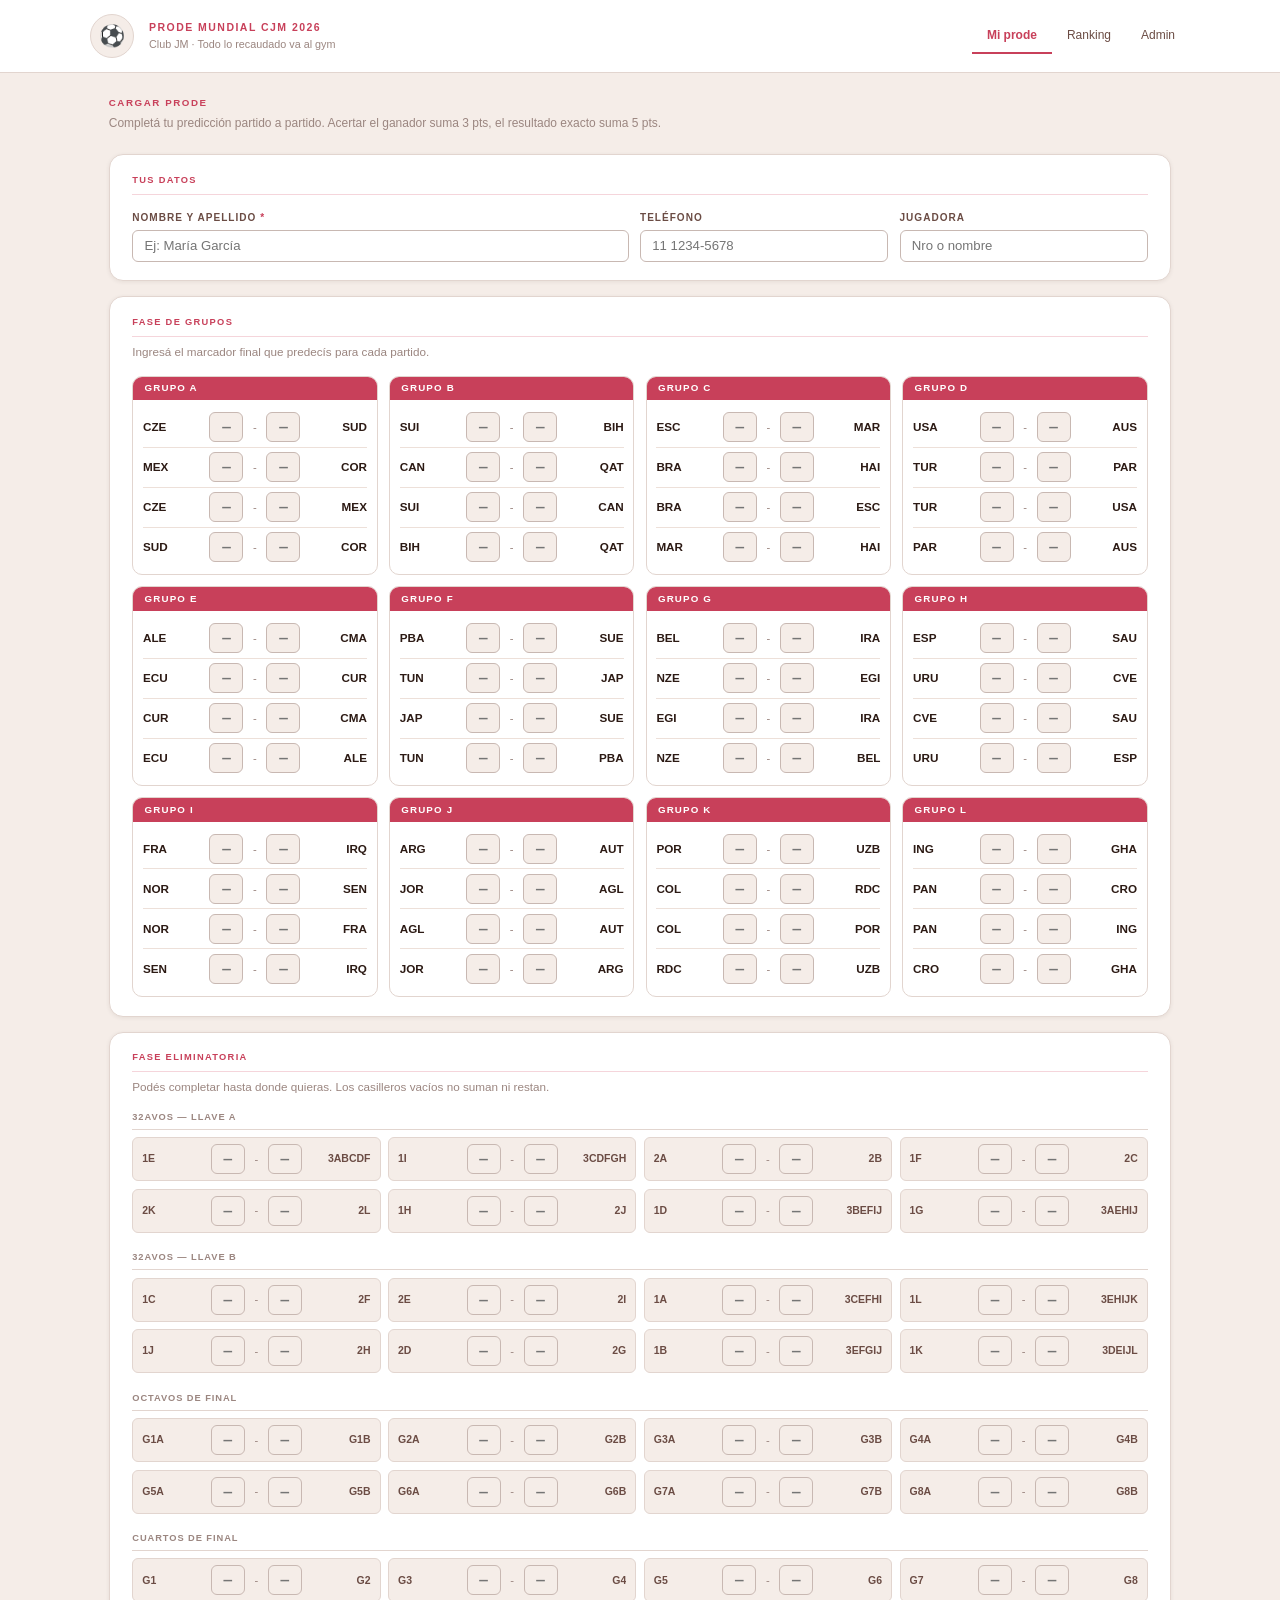
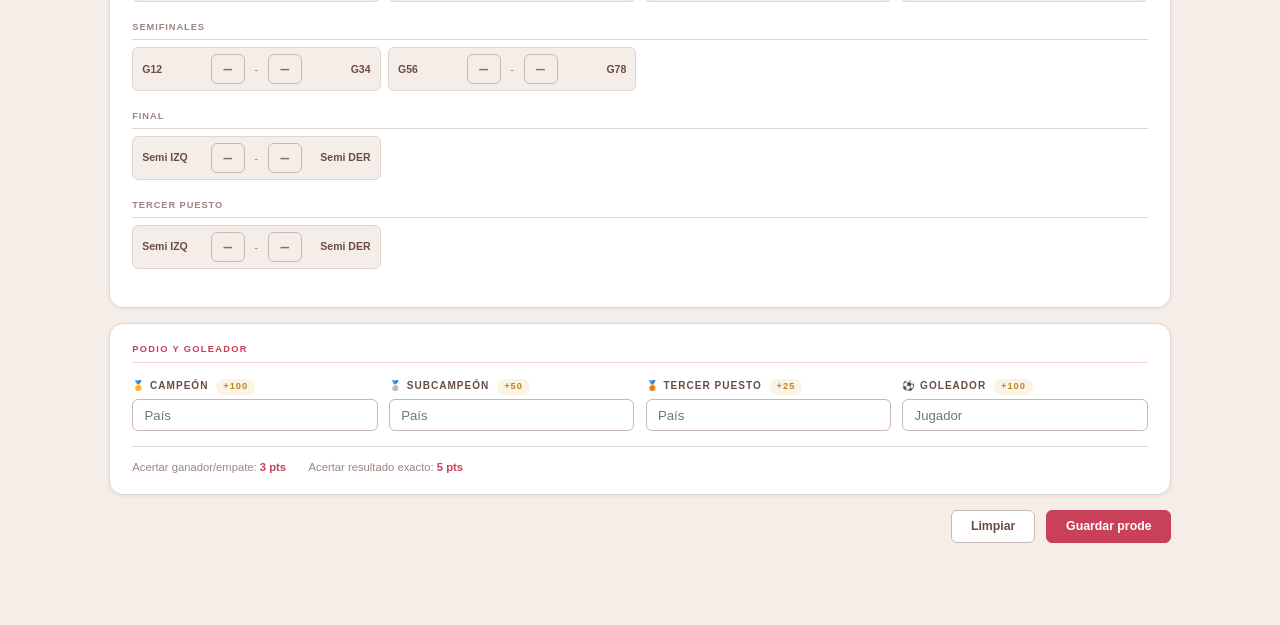
<file: public/index.html>
<!DOCTYPE html>
<html lang="es">
<head>
  <meta charset="UTF-8">
  <meta name="viewport" content="width=device-width, initial-scale=1.0">
  <title>Prode Mundial CJM 2026</title>
  <link rel="stylesheet" href="css/style.css">
</head>
<body>
  <header class="site-header">
    <div class="header-inner">
      <div class="header-shield">⚽</div>
      <div class="header-text">
        <h1>Prode Mundial CJM 2026</h1>
        <p>Club JM · Todo lo recaudado va al gym</p>
      </div>
      <nav class="header-nav">
        <a href="index.html"   class="nav-link active">Mi prode</a>
        <a href="ranking.html" class="nav-link">Ranking</a>
        <a href="admin.html"   class="nav-link">Admin</a>
      </nav>
    </div>
  </header>

  <main class="main">
    <p class="page-title">Cargar prode</p>
    <p class="page-sub">Completá tu predicción partido a partido. Acertar el ganador suma 3 pts, el resultado exacto suma 5 pts.</p>

    <form id="prode-form" novalidate>

      <div class="card">
        <div class="section-heading">Tus datos</div>
        <div class="personal-grid">
          <div class="field">
            <label for="nombre">Nombre y apellido <span class="req">*</span></label>
            <input type="text" id="nombre" name="nombre" required placeholder="Ej: María García" autocomplete="name">
          </div>
          <div class="field">
            <label for="telefono">Teléfono</label>
            <input type="tel" id="telefono" name="telefono" placeholder="11 1234-5678" autocomplete="tel">
          </div>
          <div class="field">
            <label for="jugadora">Jugadora</label>
            <input type="text" id="jugadora" name="jugadora" placeholder="Nro o nombre">
          </div>
        </div>
      </div>

      <div class="card">
        <div class="section-heading">Fase de grupos</div>
        <p class="section-hint">Ingresá el marcador final que predecís para cada partido.</p>
        <div class="grupos-grid" id="grupos-grid"></div>
      </div>

      <div class="card">
        <div class="section-heading">Fase eliminatoria</div>
        <p class="section-hint">Podés completar hasta donde quieras. Los casilleros vacíos no suman ni restan.</p>
        <div id="knockout-container"></div>
      </div>

      <div class="card podio-card">
        <div class="section-heading">Podio y goleador</div>
        <div class="podio-grid">
          <div class="field">
            <label>🥇 Campeón <span class="pts-badge">+100</span></label>
            <input type="text" id="campeon" name="campeon" placeholder="País">
          </div>
          <div class="field">
            <label>🥈 Subcampeón <span class="pts-badge">+50</span></label>
            <input type="text" id="subcampeon" name="subcampeon" placeholder="País">
          </div>
          <div class="field">
            <label>🥉 Tercer puesto <span class="pts-badge">+25</span></label>
            <input type="text" id="tercero" name="tercero" placeholder="País">
          </div>
          <div class="field">
            <label>⚽ Goleador <span class="pts-badge">+100</span></label>
            <input type="text" id="goleador" name="goleador" placeholder="Jugador">
          </div>
        </div>
        <div class="scoring-legend">
          <span>Acertar ganador/empate: <strong>3 pts</strong></span>
          <span>Acertar resultado exacto: <strong>5 pts</strong></span>
        </div>
      </div>

      <div class="form-actions">
        <button type="button" class="btn btn-ghost" id="btn-reset">Limpiar</button>
        <button type="submit" class="btn btn-primary" id="btn-submit">
          <span id="btn-text">Guardar prode</span>
          <span id="btn-spinner" class="spinner" hidden></span>
        </button>
      </div>
      <div id="form-feedback" class="feedback" hidden></div>
    </form>
  </main>

  <script src="js/config.js"></script>
  <script src="js/data.js"></script>
  <script src="js/form.js"></script>
</body>
</html>
</file>
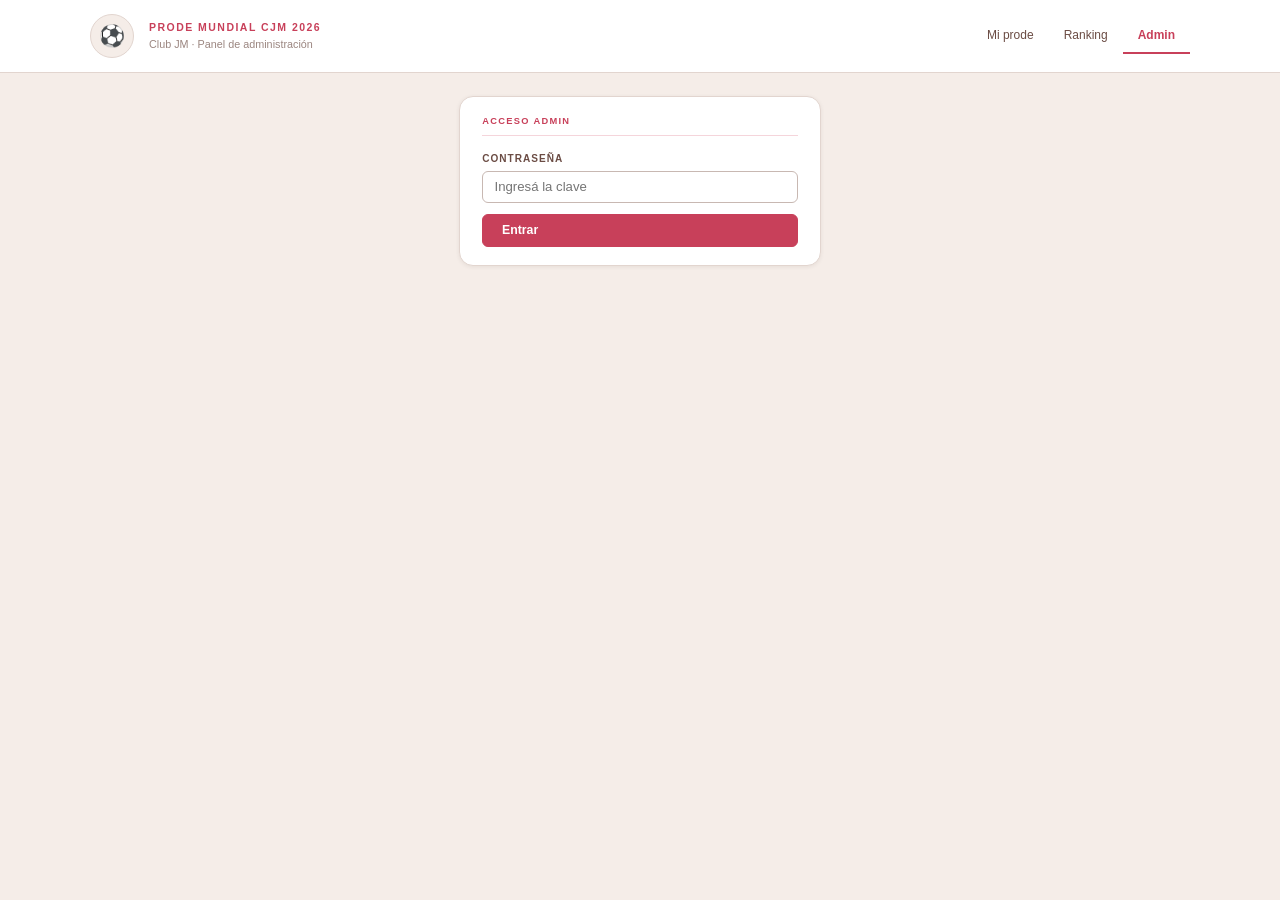
<file: public/admin.html>
<!DOCTYPE html>
<html lang="es">
<head>
  <meta charset="UTF-8">
  <meta name="viewport" content="width=device-width, initial-scale=1.0">
  <title>Admin — Prode Mundial CJM 2026</title>
  <link rel="stylesheet" href="css/style.css">
</head>
<body>
  <header class="site-header">
    <div class="header-inner">
      <div class="header-shield">⚽</div>
      <div class="header-text">
        <h1>Prode Mundial CJM 2026</h1>
        <p>Club JM · Panel de administración</p>
      </div>
      <nav class="header-nav">
        <a href="index.html"   class="nav-link">Mi prode</a>
        <a href="ranking.html" class="nav-link">Ranking</a>
        <a href="admin.html"   class="nav-link active">Admin</a>
      </nav>
    </div>
  </header>

  <!-- Password gate -->
  <div id="gate" class="main" style="max-width:400px">
    <div class="card">
      <div class="section-heading">Acceso admin</div>
      <div class="field" style="margin-bottom:.75rem">
        <label for="admin-pass">Contraseña</label>
        <input type="password" id="admin-pass" placeholder="Ingresá la clave">
      </div>
      <button class="btn btn-primary" style="width:100%" onclick="checkPass()">Entrar</button>
      <div id="gate-err" class="feedback err" hidden>Contraseña incorrecta.</div>
    </div>
  </div>

  <main class="main" id="admin-main" hidden>
    <p class="page-title">Panel admin</p>

    <div class="tab-bar">
      <button class="tab-btn active" onclick="switchTab('prodes')">Prodes cargados</button>
      <button class="tab-btn"        onclick="switchTab('resultados')">Cargar resultados</button>
    </div>

    <!-- TAB: PRODES -->
    <div id="tab-prodes">
      <div class="card">
        <div class="admin-toolbar">
          <span class="stat-pill" id="stat-total">— prodes</span>
          <input type="search" class="search-input" id="search" placeholder="Buscar por nombre...">
          <div class="toolbar-right">
            <button class="btn btn-ghost btn-sm" id="btn-refresh">↻ Actualizar</button>
            <button class="btn btn-ghost btn-sm" id="btn-export">↓ CSV</button>
          </div>
        </div>
        <div class="table-wrap">
          <table>
            <thead>
              <tr>
                <th>#</th><th>Nombre</th><th>Teléfono</th><th>Jugadora</th>
                <th>Campeón</th><th>Subcampeón</th><th>3°</th><th>Goleador</th>
                <th>Completitud</th><th>Puntos</th><th>Fecha</th><th></th>
              </tr>
            </thead>
            <tbody id="table-body">
              <tr><td colspan="12" class="table-empty">Cargando...</td></tr>
            </tbody>
          </table>
        </div>
      </div>
    </div>

    <!-- TAB: RESULTADOS -->
    <div id="tab-resultados" hidden>
      <div class="card">
        <div class="section-heading">Resultados reales del torneo</div>
        <p class="section-hint">Cargá los resultados a medida que se juegan. Al guardar, el ranking se actualiza automáticamente.</p>

        <div class="grupos-grid" id="res-grupos-grid"></div>
      </div>

      <div class="card">
        <div class="section-heading">Fase eliminatoria</div>
        <div id="res-knockout-container"></div>
      </div>

      <div class="card">
        <div class="section-heading">Podio y goleador</div>
        <div class="podio-grid">
          <div class="field"><label>🥇 Campeón</label><input type="text" id="res-campeon"    placeholder="País campeón"></div>
          <div class="field"><label>🥈 Subcampeón</label><input type="text" id="res-subcampeon" placeholder="País subcampeón"></div>
          <div class="field"><label>🥉 Tercer puesto</label><input type="text" id="res-tercero"    placeholder="País 3er puesto"></div>
          <div class="field"><label>⚽ Goleador</label><input type="text" id="res-goleador"   placeholder="Jugador"></div>
        </div>
      </div>

      <div class="form-actions">
        <button class="btn btn-primary" id="btn-save-res">
          <span id="res-btn-text">Guardar resultados</span>
          <span id="res-spinner" class="spinner" hidden></span>
        </button>
      </div>
      <div id="res-feedback" class="feedback" hidden></div>
    </div>
  </main>

  <script src="js/config.js"></script>
  <script src="js/data.js"></script>
  <script src="js/admin.js"></script>
</body>
</html>
</file>
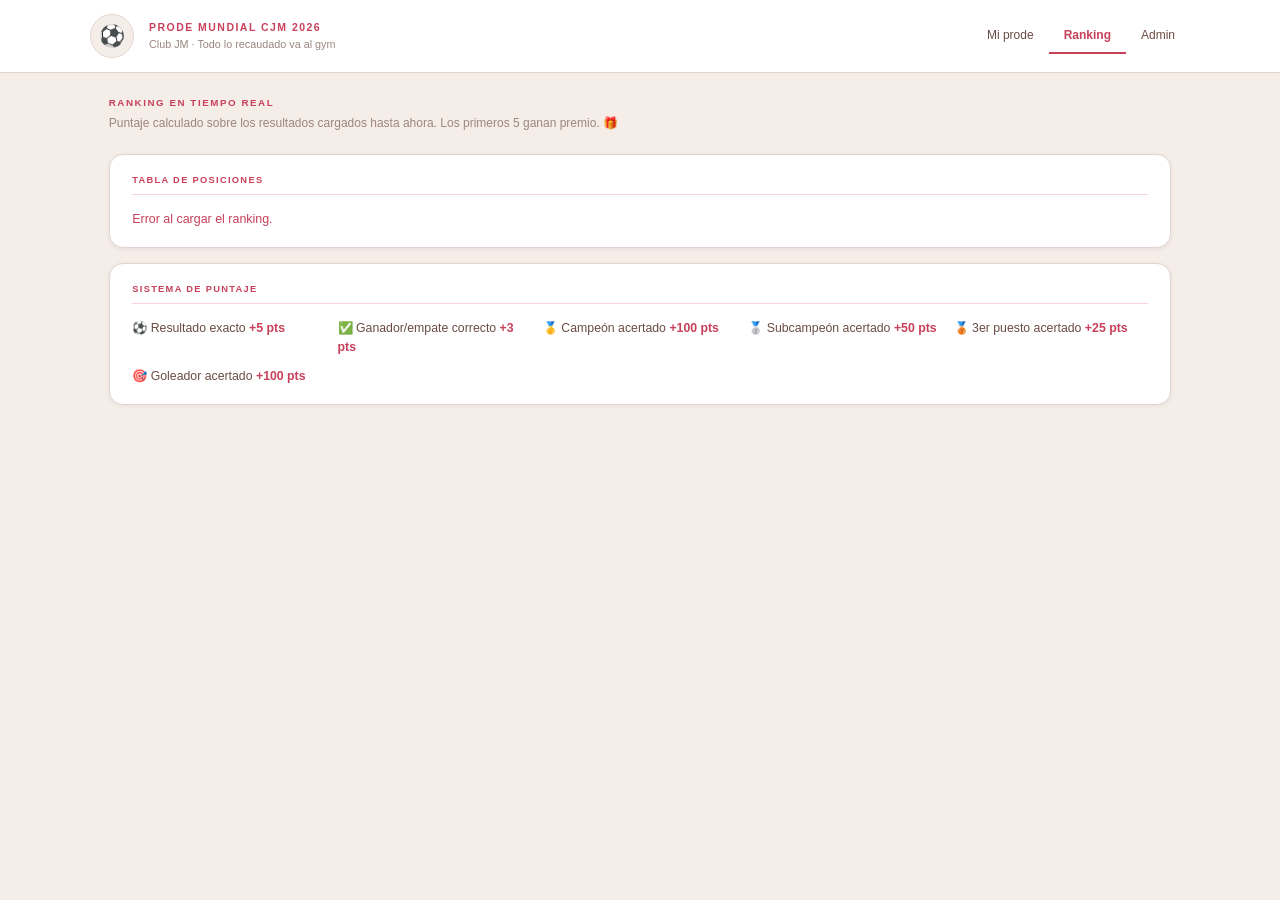
<file: public/ranking.html>
<!DOCTYPE html>
<html lang="es">
<head>
  <meta charset="UTF-8">
  <meta name="viewport" content="width=device-width, initial-scale=1.0">
  <title>Ranking — Prode Mundial CJM 2026</title>
  <link rel="stylesheet" href="css/style.css">
</head>
<body>
  <header class="site-header">
    <div class="header-inner">
      <div class="header-shield">⚽</div>
      <div class="header-text">
        <h1>Prode Mundial CJM 2026</h1>
        <p>Club JM · Todo lo recaudado va al gym</p>
      </div>
      <nav class="header-nav">
        <a href="index.html"   class="nav-link">Mi prode</a>
        <a href="ranking.html" class="nav-link active">Ranking</a>
        <a href="admin.html"   class="nav-link">Admin</a>
      </nav>
    </div>
  </header>

  <main class="main">
    <p class="page-title">Ranking en tiempo real</p>
    <p class="page-sub">Puntaje calculado sobre los resultados cargados hasta ahora. Los primeros 5 ganan premio. 🎁</p>

    <div class="card" id="ranking-card">
      <div class="section-heading">Tabla de posiciones</div>
      <div id="ranking-container">
        <p style="color:var(--ink-soft);font-size:.85rem">Cargando ranking...</p>
      </div>
    </div>

    <div class="card" style="margin-top:1rem">
      <div class="section-heading">Sistema de puntaje</div>
      <div style="display:grid;grid-template-columns:repeat(auto-fill,minmax(180px,1fr));gap:.75rem;font-size:.82rem;color:var(--ink-mid)">
        <div>⚽ Resultado exacto <strong style="color:var(--rose)">+5 pts</strong></div>
        <div>✅ Ganador/empate correcto <strong style="color:var(--rose)">+3 pts</strong></div>
        <div>🥇 Campeón acertado <strong style="color:var(--rose)">+100 pts</strong></div>
        <div>🥈 Subcampeón acertado <strong style="color:var(--rose)">+50 pts</strong></div>
        <div>🥉 3er puesto acertado <strong style="color:var(--rose)">+25 pts</strong></div>
        <div>🎯 Goleador acertado <strong style="color:var(--rose)">+100 pts</strong></div>
      </div>
    </div>
  </main>

  <script src="js/config.js"></script>
  <script src="js/data.js"></script>
  <script src="js/ranking.js"></script>
</body>
</html>
</file>
<file: public/css/style.css>
/* ── Reset ────────────────────────────────────── */
*, *::before, *::after { box-sizing: border-box; margin: 0; padding: 0; }

/* ── Tokens CJM ───────────────────────────────── */
:root {
  --cream:        #F5EDE8;
  --cream-dark:   #EDE0D9;
  --rose:         #C8405A;
  --rose-dark:    #A8324A;
  --rose-light:   #F5D5DB;
  --rose-subtle:  #FBF0F2;
  --ink:          #2C1A14;
  --ink-mid:      #6B4C44;
  --ink-soft:     #9B8680;
  --surface:      #FFFFFF;
  --border:       #E2D5CF;
  --border-dark:  #C8B8B2;
  --gold:         #B8862A;
  --gold-bg:      #FBF3E4;
  --silver:       #7A8899;
  --silver-bg:    #F0F3F6;
  --bronze:       #A0623A;
  --bronze-bg:    #FBF0E8;
  --r-sm:  6px;
  --r-md:  10px;
  --r-lg:  14px;
  --sh:    0 1px 4px rgba(44,26,20,.07);
  --sh-md: 0 2px 10px rgba(44,26,20,.10);
}

/* ── Base ─────────────────────────────────────── */
html { font-size: 15px; }
body {
  font-family: -apple-system, BlinkMacSystemFont, 'Segoe UI', sans-serif;
  background: var(--cream);
  color: var(--ink);
  line-height: 1.5;
  min-height: 100vh;
}

/* ── Header ───────────────────────────────────── */
.site-header {
  background: var(--surface);
  border-bottom: 1px solid var(--border);
  padding: 0 1.5rem;
}
.header-inner {
  max-width: 1100px;
  margin: 0 auto;
  display: flex;
  align-items: center;
  gap: 1rem;
  min-height: 72px;
  flex-wrap: wrap;
  padding: .75rem 0;
}
.header-shield {
  width: 44px; height: 44px;
  background: var(--cream);
  border: 1.5px solid var(--border);
  border-radius: 50%;
  display: flex; align-items: center; justify-content: center;
  font-size: 1.4rem;
  flex-shrink: 0;
}
.header-text h1 {
  font-size: .7rem;
  font-weight: 700;
  letter-spacing: .14em;
  text-transform: uppercase;
  color: var(--rose);
}
.header-text p {
  font-size: .72rem;
  color: var(--ink-soft);
  margin-top: 1px;
}
.header-nav {
  display: flex;
  gap: 0;
  margin-left: auto;
  border-bottom: none;
}
.nav-link {
  padding: .5rem 1rem;
  font-size: .8rem;
  color: var(--ink-mid);
  text-decoration: none;
  border-bottom: 2px solid transparent;
  transition: color .15s, border-color .15s;
  white-space: nowrap;
}
.nav-link:hover { color: var(--rose); }
.nav-link.active { color: var(--rose); border-bottom-color: var(--rose); font-weight: 600; }

/* ── Main ─────────────────────────────────────── */
.main {
  max-width: 1100px;
  margin: 1.5rem auto;
  padding: 0 1.25rem 4rem;
}

/* ── Page title ───────────────────────────────── */
.page-title {
  font-size: .65rem;
  font-weight: 700;
  letter-spacing: .16em;
  text-transform: uppercase;
  color: var(--rose);
  margin-bottom: .25rem;
}
.page-sub {
  font-size: .8rem;
  color: var(--ink-soft);
  margin-bottom: 1.5rem;
}

/* ── Card ─────────────────────────────────────── */
.card {
  background: var(--surface);
  border: 1px solid var(--border);
  border-radius: var(--r-lg);
  padding: 1.25rem 1.5rem;
  margin-bottom: 1rem;
  box-shadow: var(--sh);
}

/* ── Section heading ──────────────────────────── */
.section-heading {
  font-size: .62rem;
  font-weight: 700;
  letter-spacing: .14em;
  text-transform: uppercase;
  color: var(--rose);
  margin-bottom: 1rem;
  padding-bottom: .4rem;
  border-bottom: 1px solid var(--rose-light);
}
.section-hint {
  font-size: .78rem;
  color: var(--ink-soft);
  margin: -.6rem 0 1rem;
}

/* ── Fields ───────────────────────────────────── */
.field { display: flex; flex-direction: column; gap: .3rem; }
.field label {
  font-size: .67rem;
  font-weight: 700;
  letter-spacing: .1em;
  text-transform: uppercase;
  color: var(--ink-mid);
}
.req { color: var(--rose); }

input[type="text"],
input[type="tel"],
input[type="search"],
input[type="password"] {
  width: 100%;
  padding: .5rem .75rem;
  border: 1px solid var(--border-dark);
  border-radius: var(--r-sm);
  font-size: .88rem;
  font-family: inherit;
  background: var(--surface);
  color: var(--ink);
  transition: border-color .15s, box-shadow .15s;
}
input:focus {
  outline: none;
  border-color: var(--rose);
  box-shadow: 0 0 0 3px rgba(200,64,90,.12);
}

/* ── Score box ────────────────────────────────── */
.score-box {
  width: 34px; height: 30px;
  border: 1px solid var(--border-dark);
  border-radius: var(--r-sm);
  text-align: center;
  font-size: .95rem;
  font-weight: 700;
  font-family: 'Courier New', monospace;
  background: var(--cream);
  color: var(--ink);
  padding: 0;
  transition: border-color .15s, background .15s, box-shadow .15s;
  -moz-appearance: textfield;
  appearance: textfield;
}
.score-box::-webkit-inner-spin-button,
.score-box::-webkit-outer-spin-button { -webkit-appearance: none; }
.score-box:focus {
  outline: none;
  border-color: var(--rose);
  background: var(--rose-subtle);
  box-shadow: 0 0 0 3px rgba(200,64,90,.12);
}
.score-box.filled { background: var(--rose-subtle); border-color: var(--rose-light); }

/* ── Match rows ───────────────────────────────── */
.match-row {
  display: grid;
  grid-template-columns: 1fr 34px 14px 34px 1fr;
  align-items: center;
  gap: .3rem;
  padding: .3rem 0;
  border-bottom: 1px solid var(--cream-dark);
}
.match-row:last-child { border-bottom: none; }
.team { font-size: .78rem; font-weight: 600; color: var(--ink); }
.team.away { text-align: right; }
.score-sep { font-size: .75rem; color: var(--ink-soft); text-align: center; }

/* ── Grupos grid ──────────────────────────────── */
.grupos-grid {
  display: grid;
  grid-template-columns: repeat(4, 1fr);
  gap: .75rem;
}
@media (max-width: 900px) { .grupos-grid { grid-template-columns: repeat(2,1fr); } }
@media (max-width: 500px) { .grupos-grid { grid-template-columns: 1fr; } }

.grupo-card {
  border: 1px solid var(--border);
  border-radius: var(--r-md);
  overflow: hidden;
  background: var(--surface);
}
.grupo-header {
  background: var(--rose);
  color: #fff;
  font-size: .65rem;
  font-weight: 800;
  letter-spacing: .12em;
  text-transform: uppercase;
  padding: .3rem .75rem;
}
.grupo-body { padding: .5rem .65rem; }

/* ── Knockout ─────────────────────────────────── */
.ko-round { margin-bottom: 1.25rem; }
.ko-round-title {
  font-size: .62rem;
  font-weight: 700;
  letter-spacing: .1em;
  text-transform: uppercase;
  color: var(--ink-soft);
  margin-bottom: .5rem;
  padding-bottom: .25rem;
  border-bottom: 1px solid var(--border);
}
.ko-matches {
  display: grid;
  grid-template-columns: repeat(auto-fill, minmax(210px,1fr));
  gap: .5rem;
}
.ko-match {
  display: grid;
  grid-template-columns: 1fr 34px 14px 34px 1fr;
  align-items: center;
  gap: .3rem;
  padding: .4rem .6rem;
  border: 1px solid var(--border);
  border-radius: var(--r-sm);
  background: var(--cream);
}
.ko-team { font-size: .7rem; font-weight: 600; color: var(--ink-mid); white-space: nowrap; overflow: hidden; text-overflow: ellipsis; }
.ko-team.away { text-align: right; }

/* ── Podio ────────────────────────────────────── */
.podio-grid {
  display: grid;
  grid-template-columns: repeat(4,1fr);
  gap: .75rem;
  margin-bottom: 1rem;
}
@media (max-width:700px) { .podio-grid { grid-template-columns: repeat(2,1fr); } }
@media (max-width:400px) { .podio-grid { grid-template-columns: 1fr; } }

.pts-badge {
  display: inline-block;
  font-size: .62rem;
  font-weight: 700;
  color: var(--gold);
  background: var(--gold-bg);
  border-radius: 20px;
  padding: 1px 7px;
  margin-left: 4px;
  vertical-align: middle;
}
.scoring-legend {
  font-size: .75rem;
  color: var(--ink-soft);
  display: flex;
  gap: 1.5rem;
  flex-wrap: wrap;
  padding-top: .75rem;
  border-top: 1px solid var(--border);
}
.scoring-legend strong { color: var(--rose); }

/* ── Personal grid ────────────────────────────── */
.personal-grid {
  display: grid;
  grid-template-columns: 2fr 1fr 1fr;
  gap: .75rem;
}
@media (max-width:600px) { .personal-grid { grid-template-columns: 1fr; } }

/* ── Buttons ──────────────────────────────────── */
.btn {
  display: inline-flex; align-items: center; gap: .4rem;
  padding: .55rem 1.25rem;
  border-radius: var(--r-sm);
  font-size: .82rem; font-weight: 600;
  cursor: pointer;
  border: 1px solid transparent;
  transition: background .15s, color .15s, border-color .15s, opacity .15s;
  white-space: nowrap;
}
.btn-primary { background: var(--rose); color: #fff; border-color: var(--rose); }
.btn-primary:hover { background: var(--rose-dark); border-color: var(--rose-dark); }
.btn-primary:disabled { opacity: .5; cursor: not-allowed; }
.btn-ghost { background: var(--surface); color: var(--ink-mid); border-color: var(--border-dark); }
.btn-ghost:hover { background: var(--cream); }
.btn-sm { padding: .3rem .75rem; font-size: .75rem; }

.spinner {
  width: 13px; height: 13px;
  border: 2px solid rgba(255,255,255,.35);
  border-top-color: #fff;
  border-radius: 50%;
  animation: spin .6s linear infinite;
}
@keyframes spin { to { transform: rotate(360deg); } }

/* ── Form actions ─────────────────────────────── */
.form-actions {
  display: flex; justify-content: flex-end; gap: .75rem;
  margin-top: .5rem;
}

/* ── Feedback ─────────────────────────────────── */
.feedback {
  margin-top: 1rem;
  padding: .75rem 1rem;
  border-radius: var(--r-sm);
  font-size: .83rem;
  font-weight: 500;
}
.feedback.ok  { background: #EDF7F0; color: #1D6B3E; border: 1px solid #A8D8B8; }
.feedback.err { background: #FBF0F2; color: var(--rose-dark); border: 1px solid var(--rose-light); }

/* ── Admin toolbar ────────────────────────────── */
.admin-toolbar {
  display: flex; align-items: center; gap: .75rem;
  margin-bottom: 1.25rem; flex-wrap: wrap;
}
.stat-pill {
  background: var(--rose-subtle);
  border: 1px solid var(--rose-light);
  border-radius: 20px;
  padding: .3rem 1rem;
  font-size: .8rem;
  color: var(--rose);
  font-weight: 600;
}
.search-input {
  padding: .5rem .8rem;
  border: 1px solid var(--border-dark);
  border-radius: var(--r-sm);
  font-size: .83rem;
  font-family: inherit;
  background: var(--surface);
  min-width: 200px;
  color: var(--ink);
}
.search-input:focus { outline: none; border-color: var(--rose); }
.toolbar-right { display: flex; gap: .5rem; margin-left: auto; flex-wrap: wrap; }

/* ── Table ────────────────────────────────────── */
.table-wrap { overflow-x: auto; }
table { width: 100%; border-collapse: collapse; font-size: .8rem; }
th {
  text-align: left; padding: .55rem .75rem;
  background: var(--cream); border-bottom: 1.5px solid var(--border-dark);
  font-size: .62rem; text-transform: uppercase; letter-spacing: .1em;
  color: var(--ink-soft); font-weight: 700; white-space: nowrap;
}
td { padding: .55rem .75rem; border-bottom: 1px solid var(--border); vertical-align: middle; }
tr:hover td { background: var(--rose-subtle); }
.table-empty { text-align: center; color: var(--ink-soft); padding: 2.5rem !important; }

/* ── Progress bar ─────────────────────────────── */
.prog-wrap { display: flex; align-items: center; gap: .4rem; }
.prog-bar  { flex:1; height:5px; background:var(--border); border-radius:3px; overflow:hidden; min-width:50px; }
.prog-fill { height:100%; background:var(--rose); border-radius:3px; }
.prog-pct  { font-size:.7rem; color:var(--ink-soft); }

/* ── Detail row ───────────────────────────────── */
.detail-row { display: none; }
.detail-row.open { display: table-row; }
.detail-cell { background: var(--cream) !important; padding: .75rem 1rem !important; }
.match-tags { display: flex; flex-wrap: wrap; gap: .25rem; }
.match-tag {
  background: var(--surface); border: 1px solid var(--border);
  border-radius: 4px; padding: 2px 7px;
  font-size: .68rem; font-family: 'Courier New', monospace; color: var(--ink-mid);
}
.match-tag.hit-exact { background: #EDF7F0; border-color: #A8D8B8; color: #1D6B3E; }
.match-tag.hit-sign  { background: var(--gold-bg); border-color: #E0C880; color: var(--gold); }

/* ── Ranking ──────────────────────────────────── */
.ranking-grid { display: flex; flex-direction: column; gap: .5rem; }
.ranking-row {
  display: grid;
  grid-template-columns: 44px 1fr auto auto;
  align-items: center;
  gap: .75rem;
  padding: .75rem 1rem;
  border: 1px solid var(--border);
  border-radius: var(--r-md);
  background: var(--surface);
  transition: box-shadow .15s;
}
.ranking-row:hover { box-shadow: var(--sh-md); }
.ranking-row.top-1 { border-color: var(--gold);   background: var(--gold-bg); }
.ranking-row.top-2 { border-color: var(--silver);  background: var(--silver-bg); }
.ranking-row.top-3 { border-color: var(--bronze); background: var(--bronze-bg); }
.rank-pos {
  font-size: 1.1rem; font-weight: 800;
  text-align: center; line-height: 1;
}
.top-1 .rank-pos { color: var(--gold); }
.top-2 .rank-pos { color: var(--silver); }
.top-3 .rank-pos { color: var(--bronze); }
.rank-name { font-size: .9rem; font-weight: 600; }
.rank-sub  { font-size: .72rem; color: var(--ink-soft); margin-top: 1px; }
.rank-pts  { font-size: 1.3rem; font-weight: 800; color: var(--rose); }
.rank-pts-label { font-size: .62rem; color: var(--ink-soft); text-align: right; }
.prize-badge {
  display: inline-block;
  font-size: .65rem; font-weight: 700;
  background: var(--rose); color: #fff;
  border-radius: 20px; padding: 2px 10px;
  margin-top: 3px;
}

/* ── Tabs (admin sub-nav) ─────────────────────── */
.tab-bar { display: flex; gap: 0; border-bottom: 1px solid var(--border); margin-bottom: 1.25rem; }
.tab-btn {
  padding: .55rem 1.1rem;
  font-size: .8rem; font-weight: 500;
  color: var(--ink-mid); background: none; border: none;
  border-bottom: 2px solid transparent;
  cursor: pointer; transition: color .15s, border-color .15s;
}
.tab-btn:hover { color: var(--rose); }
.tab-btn.active { color: var(--rose); border-bottom-color: var(--rose); font-weight: 600; }

/* ── Resultados admin form ────────────────────── */
.res-card {
  background: var(--cream);
  border: 1px solid var(--border);
  border-radius: var(--r-md);
  padding: .75rem 1rem;
  margin-bottom: .75rem;
}

@media (max-width: 600px) {
  .form-actions { flex-direction: column; }
  .btn { justify-content: center; }
  .toolbar-right { width: 100%; }
  .search-input { width: 100%; }
}
</file>
